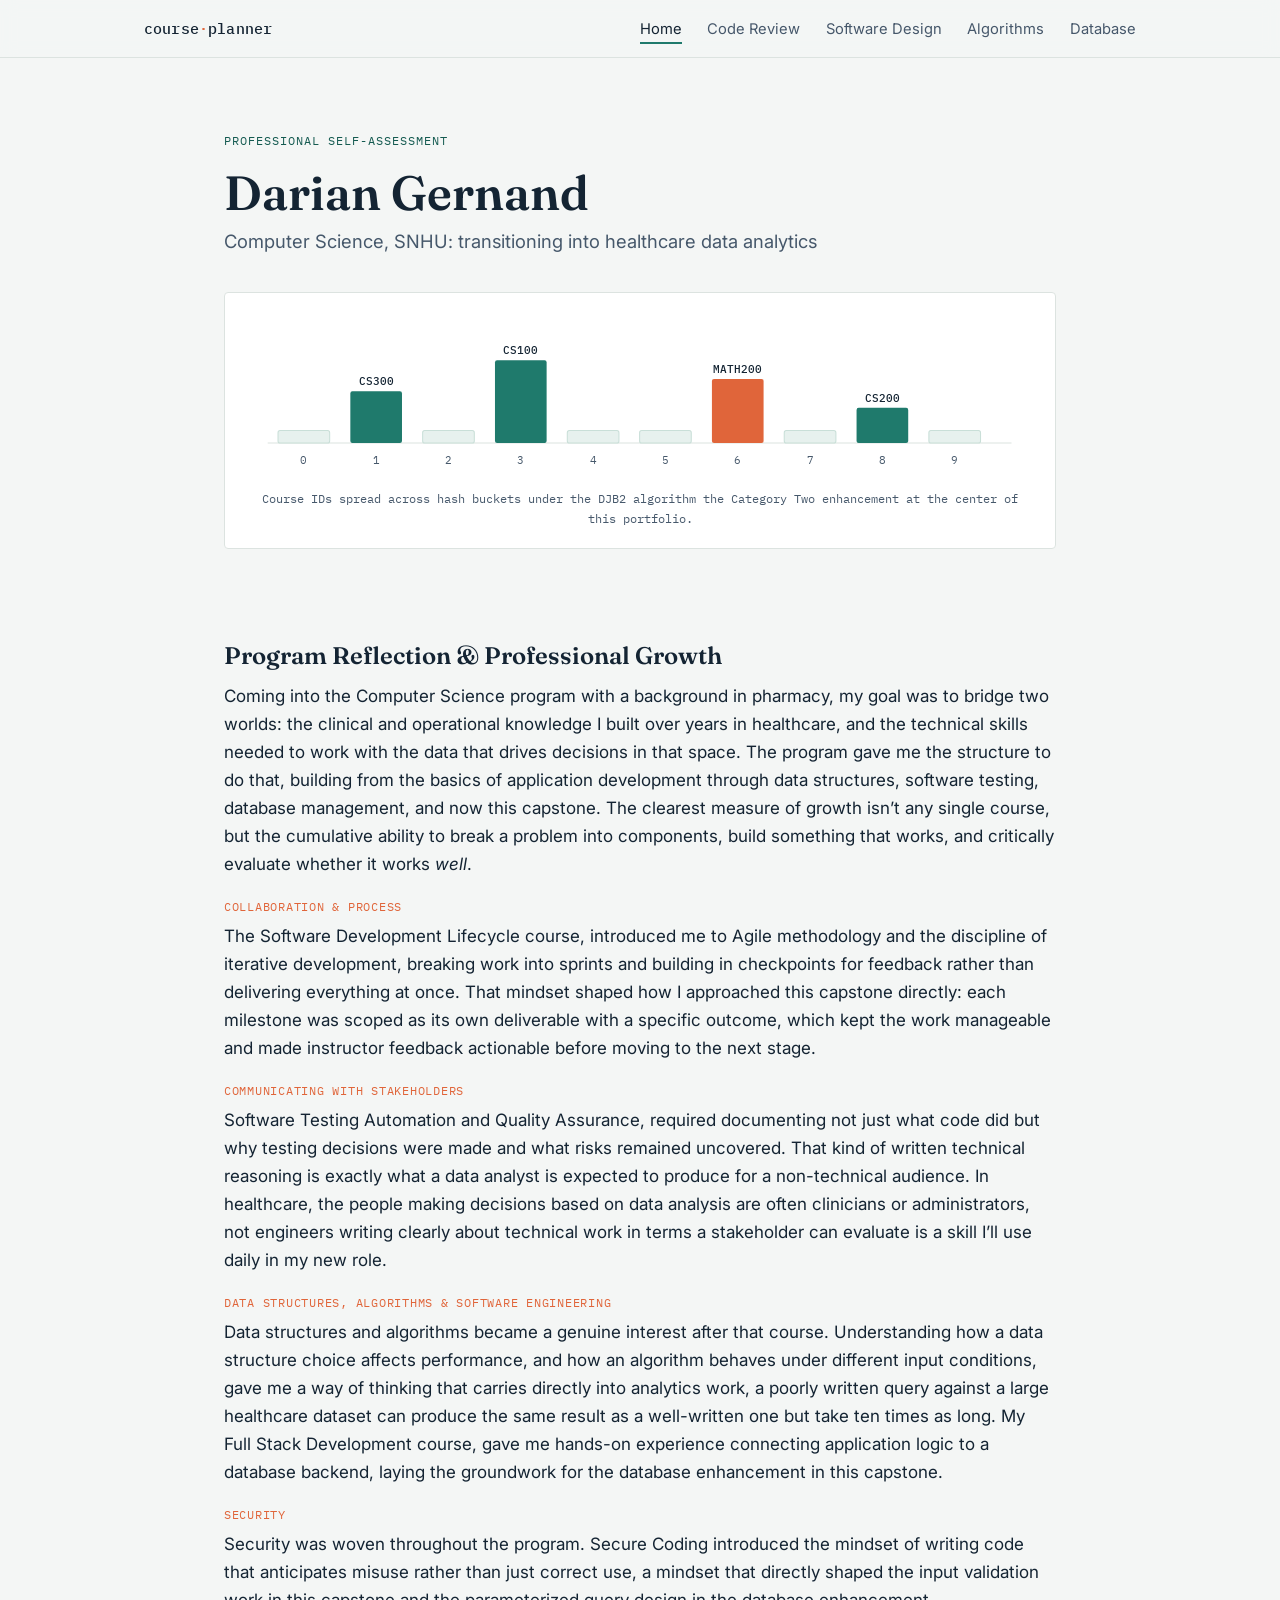
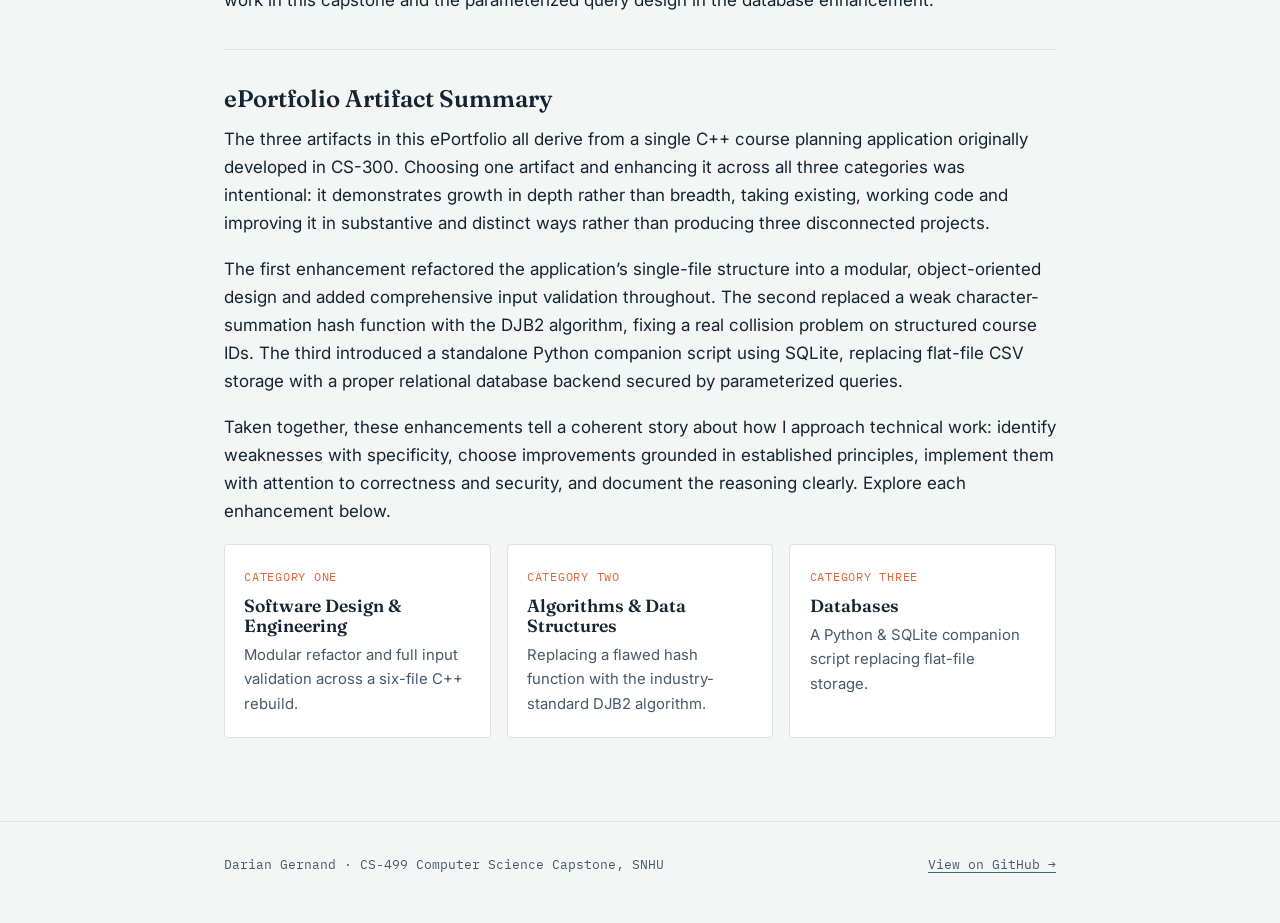
<file: index.html>
<!DOCTYPE html>
<html lang="en">
<head>
<meta charset="UTF-8">
<meta name="viewport" content="width=device-width, initial-scale=1.0">
<title>Darian Gernand — CS-499 ePortfolio</title>
<meta name="description" content="Professional self-assessment and capstone ePortfolio for Darian Gernand, Computer Science, SNHU.">
<link rel="preconnect" href="https://fonts.googleapis.com">
<link href="https://fonts.googleapis.com/css2?family=Fraunces:opsz,wght@9..144,500;9..144,600&family=Inter:wght@400;500;600&family=IBM+Plex+Mono:wght@400;500&display=swap" rel="stylesheet">
<link rel="stylesheet" href="assets/css/style.css">
</head>
<body>

<nav class="site-nav">
  <div class="wrap">
    <a class="brand" href="index.html">course<span class="dot">·</span>planner</a>
    <button class="nav-toggle" aria-label="Toggle navigation"><span></span></button>
    <ul class="nav-links">
      <li><a href="index.html" class="active">Home</a></li>
      <li><a href="code-review.html">Code Review</a></li>
      <li><a href="enhancement-software.html">Software Design</a></li>
      <li><a href="enhancement-algorithms.html">Algorithms</a></li>
      <li><a href="enhancement-database.html">Database</a></li>
    </ul>
  </div>
</nav>

<header class="hero">
  <div class="wrap">
    <span class="eyebrow">Professional Self-Assessment</span>
    <h1>Darian Gernand</h1>
    <p class="subhead">Computer Science, SNHU: transitioning into healthcare data analytics</p>

    <figure class="bucket-viz">
      <svg viewBox="0 0 760 150" xmlns="http://www.w3.org/2000/svg" role="img" aria-labelledby="vizTitle vizDesc">
        <title id="vizTitle">Hash bucket distribution</title>
        <desc id="vizDesc">Course IDs distributed across hash table buckets using the DJB2 algorithm, spreading structurally similar keys apart.</desc>

        <!-- baseline -->
        <line x1="20" y1="120" x2="740" y2="120" stroke="#DCE3E0" stroke-width="1"/>

        <!-- 10 buckets -->
        <g font-family="IBM Plex Mono, monospace" font-size="11" fill="#46586B">
          <!-- bucket 0 -->
          <rect x="30" y="108" width="50" height="12" rx="2" fill="#E7F1EE" stroke="#C9DFD8"/>
          <text x="55" y="140" text-anchor="middle">0</text>

          <!-- bucket 1 : CS300 -->
          <rect x="100" y="70" width="50" height="50" rx="2" fill="#1F7A6C"/>
          <text x="125" y="64" text-anchor="middle" fill="#142433" font-weight="500">CS300</text>
          <text x="125" y="140" text-anchor="middle">1</text>

          <rect x="170" y="108" width="50" height="12" rx="2" fill="#E7F1EE" stroke="#C9DFD8"/>
          <text x="195" y="140" text-anchor="middle">2</text>

          <!-- bucket 3 : CS100 -->
          <rect x="240" y="40" width="50" height="80" rx="2" fill="#1F7A6C"/>
          <text x="265" y="34" text-anchor="middle" fill="#142433" font-weight="500">CS100</text>
          <text x="265" y="140" text-anchor="middle">3</text>

          <rect x="310" y="108" width="50" height="12" rx="2" fill="#E7F1EE" stroke="#C9DFD8"/>
          <text x="335" y="140" text-anchor="middle">4</text>

          <rect x="380" y="108" width="50" height="12" rx="2" fill="#E7F1EE" stroke="#C9DFD8"/>
          <text x="405" y="140" text-anchor="middle">5</text>

          <!-- bucket 6 : MATH200 -->
          <rect x="450" y="58" width="50" height="62" rx="2" fill="#E0653A"/>
          <text x="475" y="52" text-anchor="middle" fill="#142433" font-weight="500">MATH200</text>
          <text x="475" y="140" text-anchor="middle">6</text>

          <rect x="520" y="108" width="50" height="12" rx="2" fill="#E7F1EE" stroke="#C9DFD8"/>
          <text x="545" y="140" text-anchor="middle">7</text>

          <!-- bucket 8 : CS200 -->
          <rect x="590" y="86" width="50" height="34" rx="2" fill="#1F7A6C"/>
          <text x="615" y="80" text-anchor="middle" fill="#142433" font-weight="500">CS200</text>
          <text x="615" y="140" text-anchor="middle">8</text>

          <rect x="660" y="108" width="50" height="12" rx="2" fill="#E7F1EE" stroke="#C9DFD8"/>
          <text x="685" y="140" text-anchor="middle">9</text>
        </g>
      </svg>
      <figcaption>Course IDs spread across hash buckets under the DJB2 algorithm the Category Two enhancement at the center of this portfolio.</figcaption>
    </figure>
  </div>
</header>

<main class="wrap">

  <section class="block">
    <h2>Program Reflection &amp; Professional Growth</h2>
    <p>Coming into the Computer Science program with a background in pharmacy, my goal was to bridge two worlds: the clinical and operational knowledge I built over years in healthcare, and the technical skills needed to work with the data that drives decisions in that space. The program gave me the structure to do that, building from the basics of application development through data structures, software testing, database management, and now this capstone. The clearest measure of growth isn&rsquo;t any single course, but the cumulative ability to break a problem into components, build something that works, and critically evaluate whether it works <em>well</em>.</p>

    <span class="topic-label">Collaboration &amp; Process</span>
    <p>The Software Development Lifecycle course, introduced me to Agile methodology and the discipline of iterative development, breaking work into sprints and building in checkpoints for feedback rather than delivering everything at once. That mindset shaped how I approached this capstone directly: each milestone was scoped as its own deliverable with a specific outcome, which kept the work manageable and made instructor feedback actionable before moving to the next stage.</p>

    <span class="topic-label">Communicating with Stakeholders</span>
    <p>Software Testing Automation and Quality Assurance, required documenting not just what code did but why testing decisions were made and what risks remained uncovered. That kind of written technical reasoning is exactly what a data analyst is expected to produce for a non-technical audience. In healthcare, the people making decisions based on data analysis are often clinicians or administrators, not engineers writing clearly about technical work in terms a stakeholder can evaluate is a skill I&rsquo;ll use daily in my new role.</p>

    <span class="topic-label">Data Structures, Algorithms &amp; Software Engineering</span>
    <p>Data structures and algorithms became a genuine interest after that course. Understanding how a data structure choice affects performance, and how an algorithm behaves under different input conditions, gave me a way of thinking that carries directly into analytics work, a poorly written query against a large healthcare dataset can produce the same result as a well-written one but take ten times as long. My Full Stack Development course, gave me hands-on experience connecting application logic to a database backend, laying the groundwork for the database enhancement in this capstone.</p>

    <span class="topic-label">Security</span>
    <p>Security was woven throughout the program. Secure Coding introduced the mindset of writing code that anticipates misuse rather than just correct use, a mindset that directly shaped the input validation work in this capstone and the parameterized query design in the database enhancement.</p>
  </section>

  <section class="block">
    <h2>ePortfolio Artifact Summary</h2>
    <p>The three artifacts in this ePortfolio all derive from a single C++ course planning application originally developed in CS-300. Choosing one artifact and enhancing it across all three categories was intentional: it demonstrates growth in depth rather than breadth, taking existing, working code and improving it in substantive and distinct ways rather than producing three disconnected projects.</p>
    <p>The first enhancement refactored the application&rsquo;s single-file structure into a modular, object-oriented design and added comprehensive input validation throughout. The second replaced a weak character-summation hash function with the DJB2 algorithm, fixing a real collision problem on structured course IDs. The third introduced a standalone Python companion script using SQLite, replacing flat-file CSV storage with a proper relational database backend secured by parameterized queries.</p>
    <p>Taken together, these enhancements tell a coherent story about how I approach technical work: identify weaknesses with specificity, choose improvements grounded in established principles, implement them with attention to correctness and security, and document the reasoning clearly. Explore each enhancement below.</p>

    <div class="card-grid">
      <a class="card" href="enhancement-software.html">
        <span class="topic-label">Category One</span>
        <h3>Software Design &amp; Engineering</h3>
        <p>Modular refactor and full input validation across a six-file C++ rebuild.</p>
      </a>
      <a class="card" href="enhancement-algorithms.html">
        <span class="topic-label">Category Two</span>
        <h3>Algorithms &amp; Data Structures</h3>
        <p>Replacing a flawed hash function with the industry-standard DJB2 algorithm.</p>
      </a>
      <a class="card" href="enhancement-database.html">
        <span class="topic-label">Category Three</span>
        <h3>Databases</h3>
        <p>A Python &amp; SQLite companion script replacing flat-file storage.</p>
      </a>
    </div>
  </section>

</main>

<footer>
  <div class="wrap">
    <p>Darian Gernand &middot; CS-499 Computer Science Capstone, SNHU</p>
    <p><a href="https://github.com/" target="_blank" rel="noopener">View on GitHub &rarr;</a></p>
  </div>
</footer>

<script src="assets/js/main.js"></script>
</body>
</html>
</file>
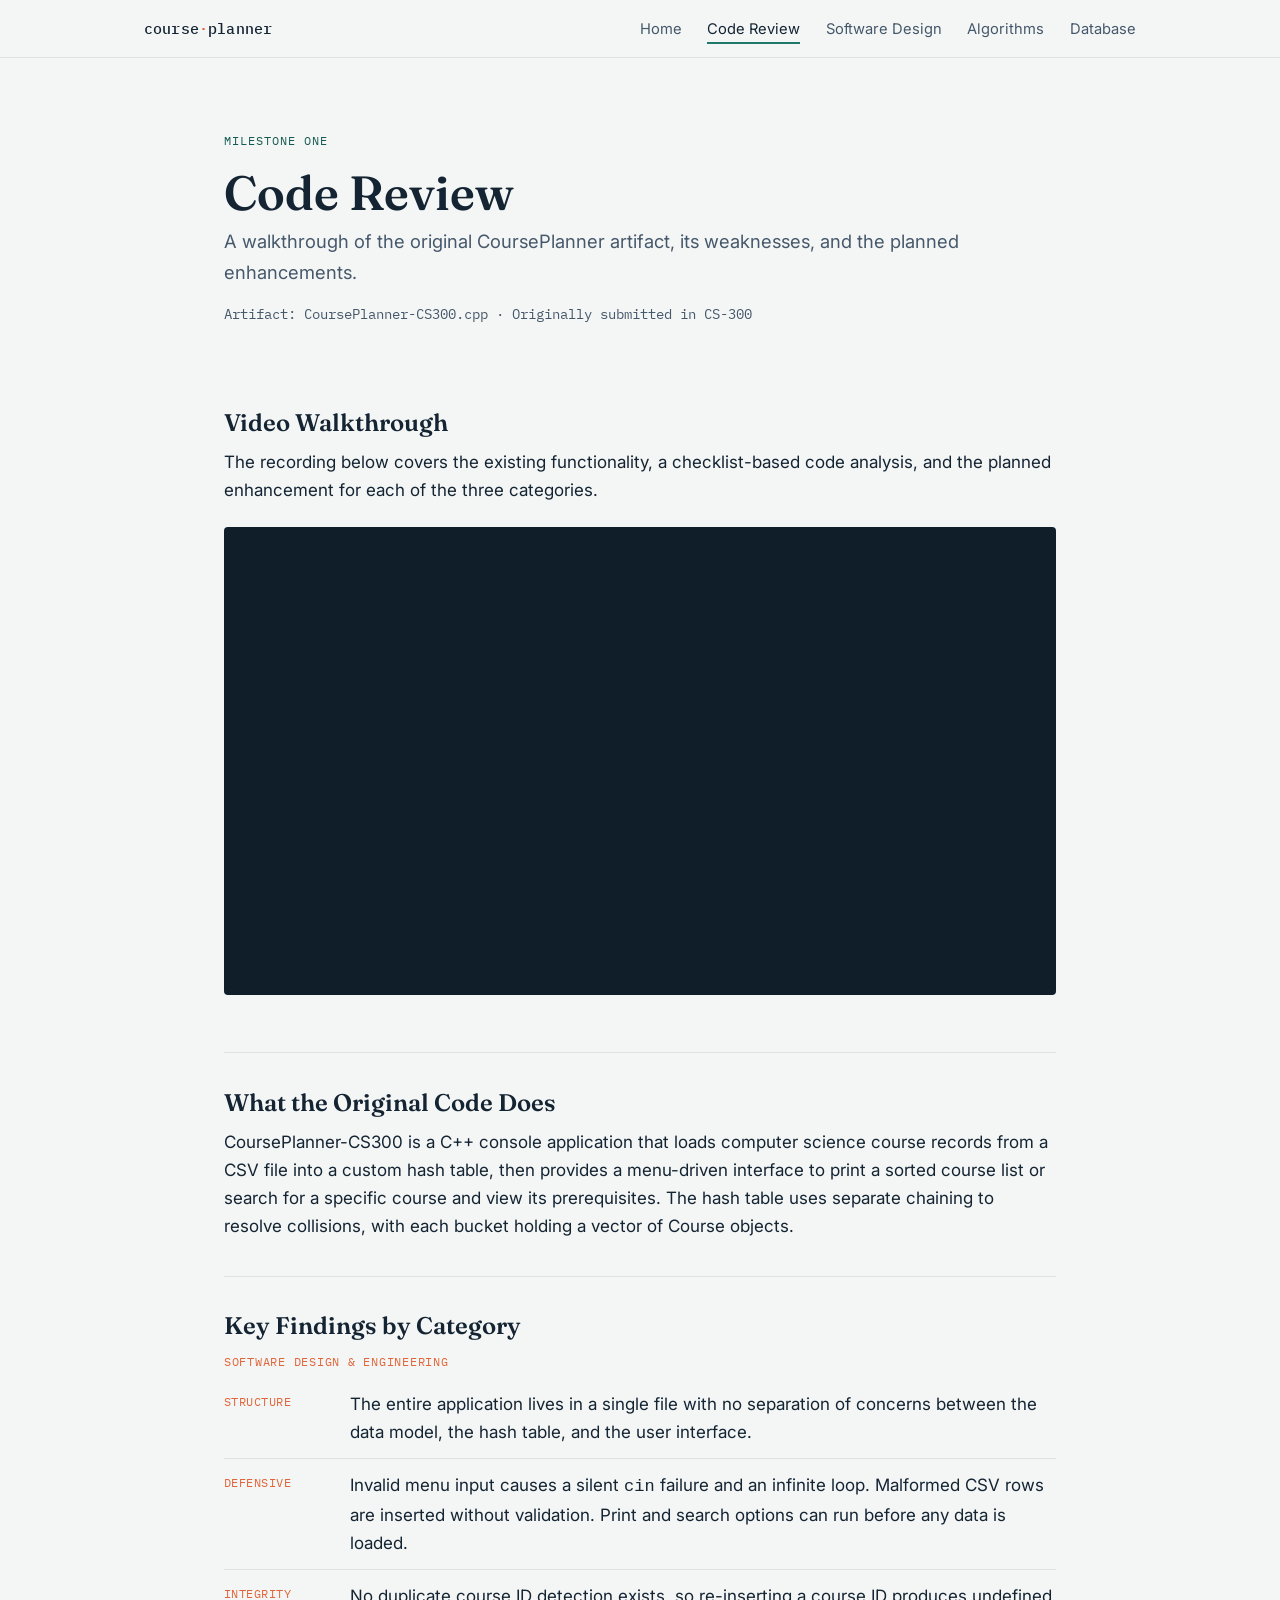
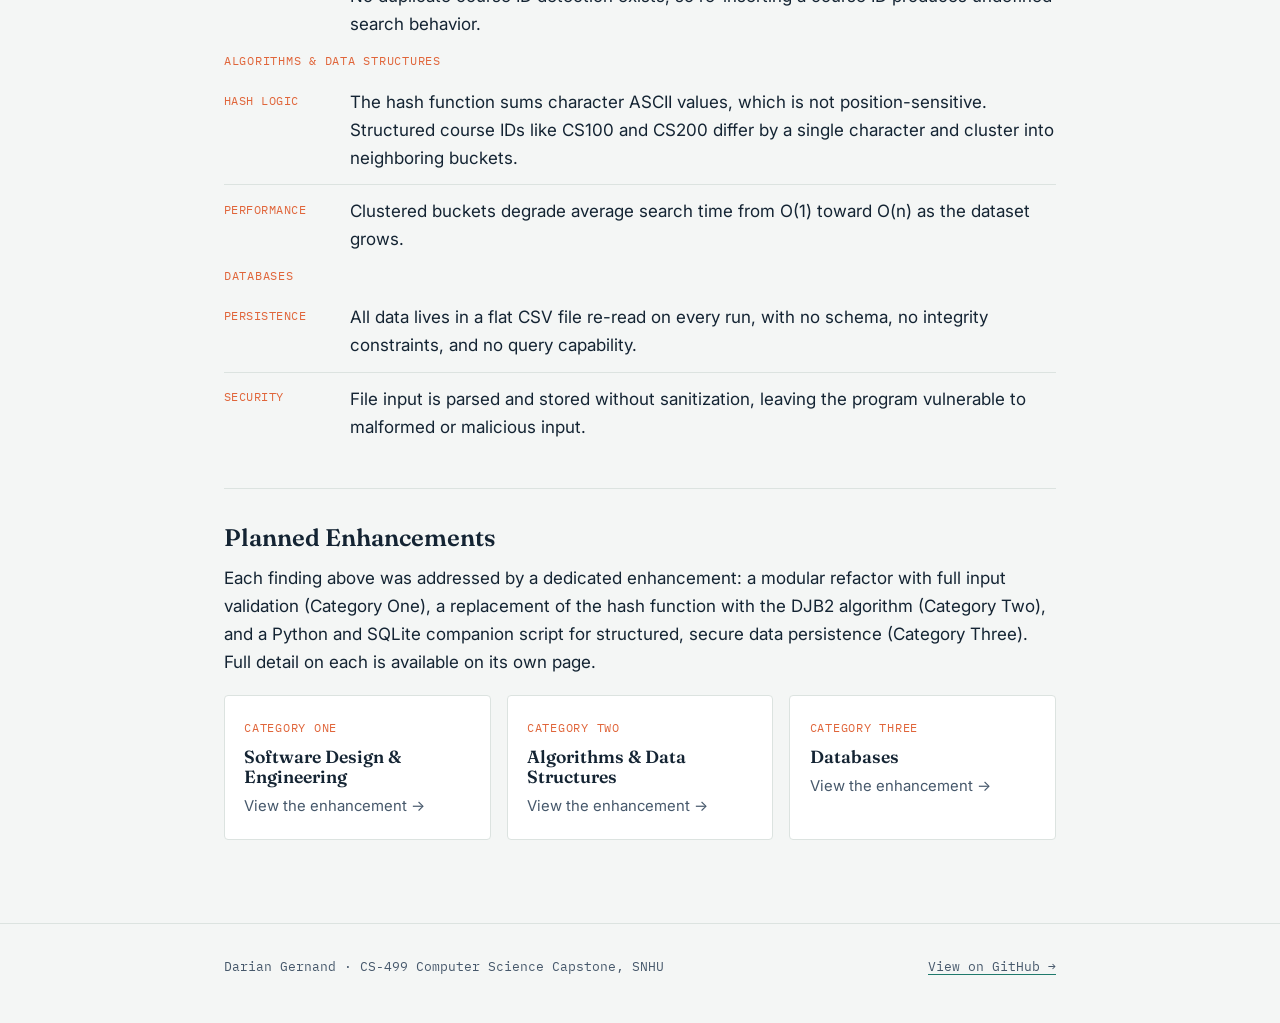
<file: code-review.html>
<!DOCTYPE html>
<html lang="en">
<head>
<meta charset="UTF-8">
<meta name="viewport" content="width=device-width, initial-scale=1.0">
<title>Code Review — Darian Gernand ePortfolio</title>
<link rel="preconnect" href="https://fonts.googleapis.com">
<link href="https://fonts.googleapis.com/css2?family=Fraunces:opsz,wght@9..144,500;9..144,600&family=Inter:wght@400;500;600&family=IBM+Plex+Mono:wght@400;500&display=swap" rel="stylesheet">
<link rel="stylesheet" href="assets/css/style.css">
</head>
<body>

<nav class="site-nav">
  <div class="wrap">
    <a class="brand" href="index.html">course<span class="dot">·</span>planner</a>
    <button class="nav-toggle" aria-label="Toggle navigation"><span></span></button>
    <ul class="nav-links">
      <li><a href="index.html">Home</a></li>
      <li><a href="code-review.html" class="active">Code Review</a></li>
      <li><a href="enhancement-software.html">Software Design</a></li>
      <li><a href="enhancement-algorithms.html">Algorithms</a></li>
      <li><a href="enhancement-database.html">Database</a></li>
    </ul>
  </div>
</nav>

<header class="hero">
  <div class="wrap">
    <span class="eyebrow">Milestone One</span>
    <h1>Code Review</h1>
    <p class="subhead">A walkthrough of the original CoursePlanner artifact, its weaknesses, and the planned enhancements.</p>
    <p class="meta-line">Artifact: CoursePlanner-CS300.cpp &middot; Originally submitted in CS-300</p>
  </div>
</header>

<main class="wrap">

  <section class="block">
    <h2>Video Walkthrough</h2>
    <p>The recording below covers the existing functionality, a checklist-based code analysis, and the planned enhancement for each of the three categories.</p>
    <div class="video-frame">
      <!-- Replace src with your hosted video link (YouTube, Loom, etc.) -->
      <iframe width="560" height="315" src="https://www.youtube.com/embed/FsVxXg2VYBU" frameborder="0" allow="autoplay; encrypted-media" allowfullscreen></iframe>
    </div>
  </section>

  <section class="block">
    <h2>What the Original Code Does</h2>
    <p>CoursePlanner-CS300 is a C++ console application that loads computer science course records from a CSV file into a custom hash table, then provides a menu-driven interface to print a sorted course list or search for a specific course and view its prerequisites. The hash table uses separate chaining to resolve collisions, with each bucket holding a vector of Course objects.</p>
  </section>

  <section class="block">
    <h2>Key Findings by Category</h2>

    <span class="topic-label">Software Design &amp; Engineering</span>
    <ul class="finding-list">
      <li><span class="label">Structure</span><span>The entire application lives in a single file with no separation of concerns between the data model, the hash table, and the user interface.</span></li>
      <li><span class="label">Defensive</span><span>Invalid menu input causes a silent <code>cin</code> failure and an infinite loop. Malformed CSV rows are inserted without validation. Print and search options can run before any data is loaded.</span></li>
      <li><span class="label">Integrity</span><span>No duplicate course ID detection exists, so re-inserting a course ID produces undefined search behavior.</span></li>
    </ul>

    <span class="topic-label">Algorithms &amp; Data Structures</span>
    <ul class="finding-list">
      <li><span class="label">Hash Logic</span><span>The hash function sums character ASCII values, which is not position-sensitive. Structured course IDs like CS100 and CS200 differ by a single character and cluster into neighboring buckets.</span></li>
      <li><span class="label">Performance</span><span>Clustered buckets degrade average search time from O(1) toward O(n) as the dataset grows.</span></li>
    </ul>

    <span class="topic-label">Databases</span>
    <ul class="finding-list">
      <li><span class="label">Persistence</span><span>All data lives in a flat CSV file re-read on every run, with no schema, no integrity constraints, and no query capability.</span></li>
      <li><span class="label">Security</span><span>File input is parsed and stored without sanitization, leaving the program vulnerable to malformed or malicious input.</span></li>
    </ul>
  </section>

  <section class="block">
    <h2>Planned Enhancements</h2>
    <p>Each finding above was addressed by a dedicated enhancement: a modular refactor with full input validation (Category One), a replacement of the hash function with the DJB2 algorithm (Category Two), and a Python and SQLite companion script for structured, secure data persistence (Category Three). Full detail on each is available on its own page.</p>

    <div class="card-grid">
      <a class="card" href="enhancement-software.html">
        <span class="topic-label">Category One</span>
        <h3>Software Design &amp; Engineering</h3>
        <p>View the enhancement &rarr;</p>
      </a>
      <a class="card" href="enhancement-algorithms.html">
        <span class="topic-label">Category Two</span>
        <h3>Algorithms &amp; Data Structures</h3>
        <p>View the enhancement &rarr;</p>
      </a>
      <a class="card" href="enhancement-database.html">
        <span class="topic-label">Category Three</span>
        <h3>Databases</h3>
        <p>View the enhancement &rarr;</p>
      </a>
    </div>
  </section>

</main>

<footer>
  <div class="wrap">
    <p>Darian Gernand &middot; CS-499 Computer Science Capstone, SNHU</p>
    <p><a href="https://github.com/" target="_blank" rel="noopener">View on GitHub &rarr;</a></p>
  </div>
</footer>

<script src="assets/js/main.js"></script>
</body>
</html>
</file>
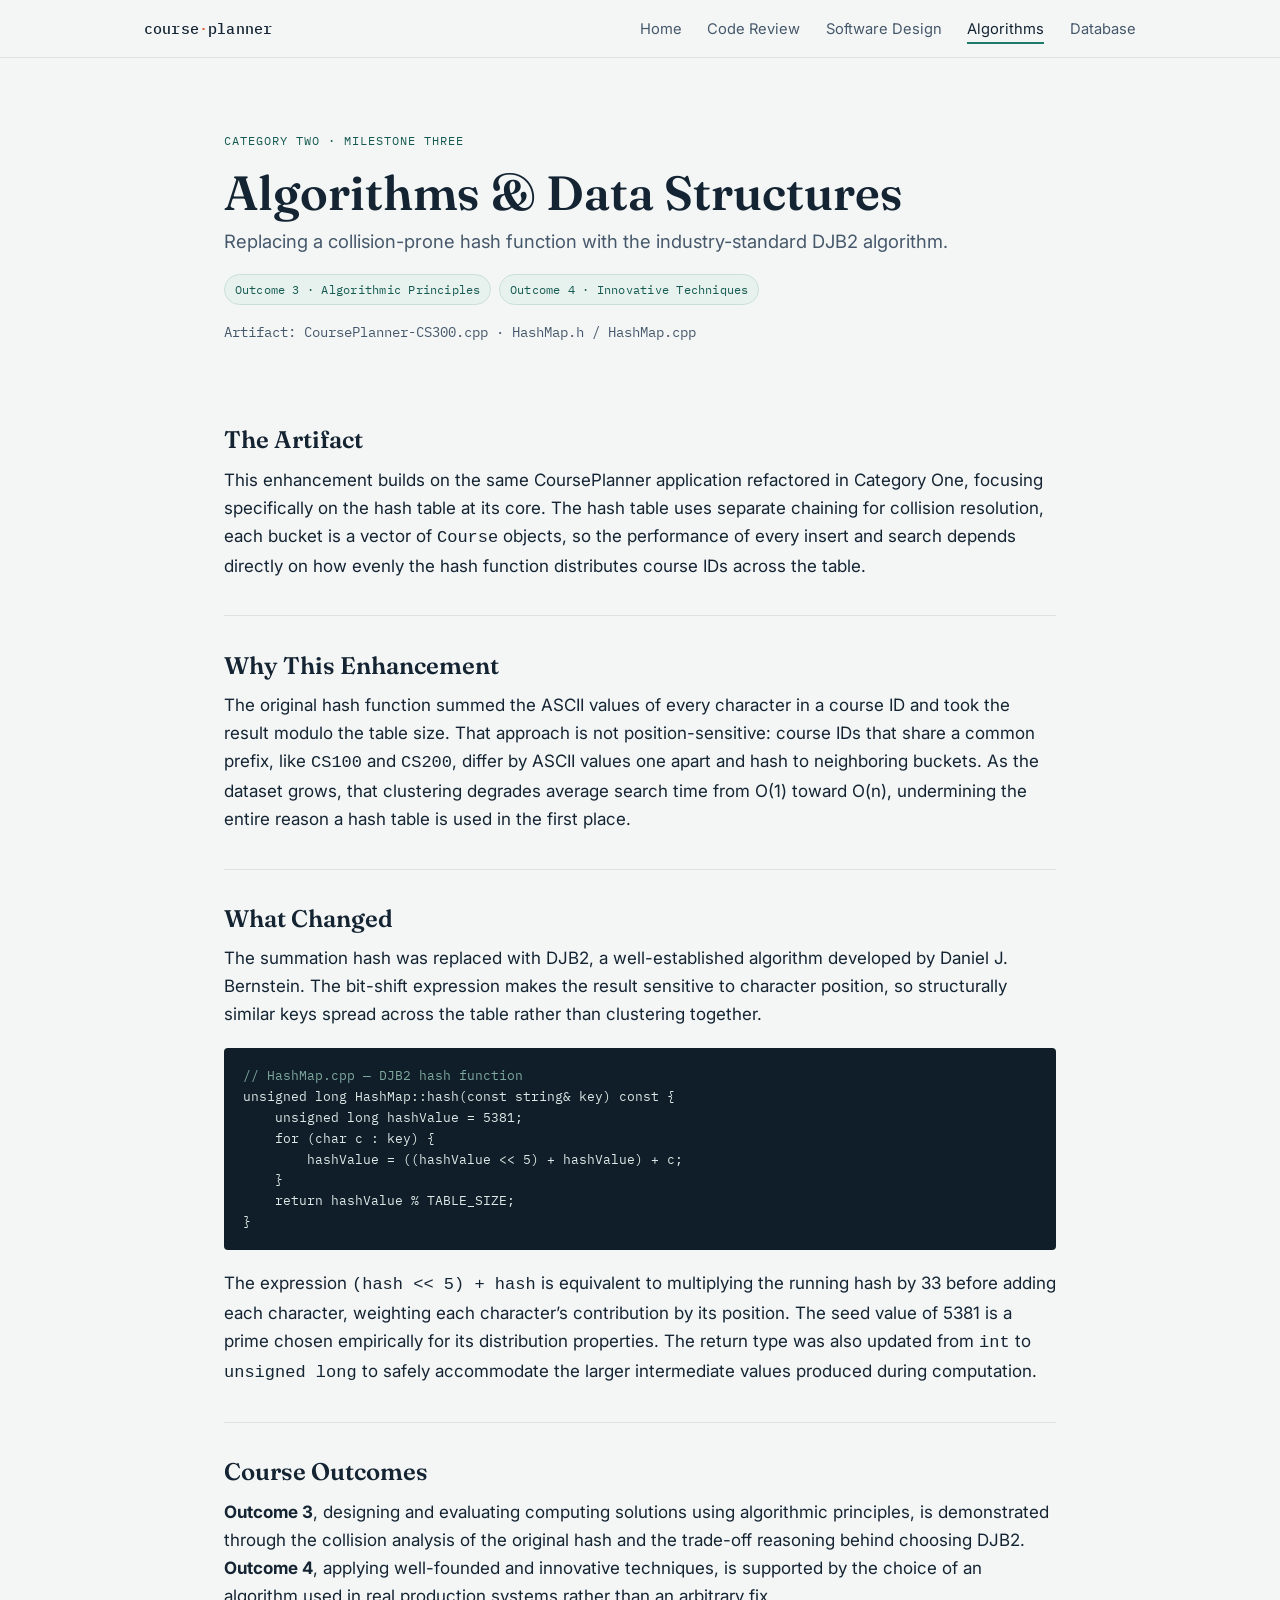
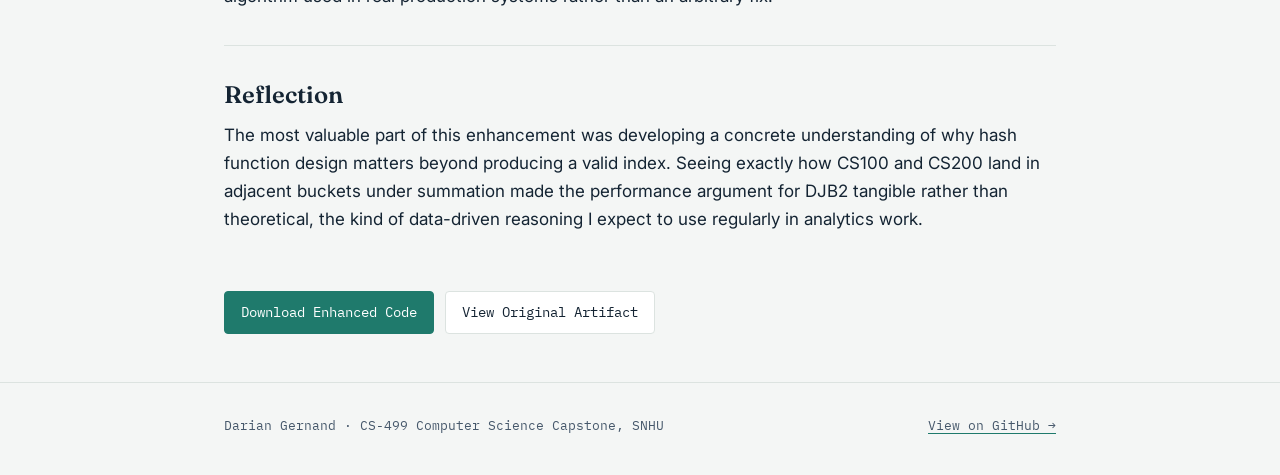
<file: enhancement-algorithms.html>
<!DOCTYPE html>
<html lang="en">
<head>
<meta charset="UTF-8">
<meta name="viewport" content="width=device-width, initial-scale=1.0">
<title>Algorithms &amp; Data Structures — Darian Gernand ePortfolio</title>
<link rel="preconnect" href="https://fonts.googleapis.com">
<link href="https://fonts.googleapis.com/css2?family=Fraunces:opsz,wght@9..144,500;9..144,600&family=Inter:wght@400;500;600&family=IBM+Plex+Mono:wght@400;500&display=swap" rel="stylesheet">
<link rel="stylesheet" href="assets/css/style.css">
</head>
<body>

<nav class="site-nav">
  <div class="wrap">
    <a class="brand" href="index.html">course<span class="dot">·</span>planner</a>
    <button class="nav-toggle" aria-label="Toggle navigation"><span></span></button>
    <ul class="nav-links">
      <li><a href="index.html">Home</a></li>
      <li><a href="code-review.html">Code Review</a></li>
      <li><a href="enhancement-software.html">Software Design</a></li>
      <li><a href="enhancement-algorithms.html" class="active">Algorithms</a></li>
      <li><a href="enhancement-database.html">Database</a></li>
    </ul>
  </div>
</nav>

<header class="hero">
  <div class="wrap">
    <span class="eyebrow">Category Two &middot; Milestone Three</span>
    <h1>Algorithms &amp; Data Structures</h1>
    <p class="subhead">Replacing a collision-prone hash function with the industry-standard DJB2 algorithm.</p>
    <div class="tag-row">
      <span class="outcome-tag">Outcome 3 &middot; Algorithmic Principles</span>
      <span class="outcome-tag">Outcome 4 &middot; Innovative Techniques</span>
    </div>
    <p class="meta-line">Artifact: CoursePlanner-CS300.cpp &middot; HashMap.h / HashMap.cpp</p>
  </div>
</header>

<main class="wrap">

  <section class="block">
    <h2>The Artifact</h2>
    <p>This enhancement builds on the same CoursePlanner application refactored in Category One, focusing specifically on the hash table at its core. The hash table uses separate chaining for collision resolution, each bucket is a vector of <code>Course</code> objects, so the performance of every insert and search depends directly on how evenly the hash function distributes course IDs across the table.</p>
  </section>

  <section class="block">
    <h2>Why This Enhancement</h2>
    <p>The original hash function summed the ASCII values of every character in a course ID and took the result modulo the table size. That approach is not position-sensitive: course IDs that share a common prefix, like <code>CS100</code> and <code>CS200</code>, differ by ASCII values one apart and hash to neighboring buckets. As the dataset grows, that clustering degrades average search time from O(1) toward O(n), undermining the entire reason a hash table is used in the first place.</p>
  </section>

  <section class="block">
    <h2>What Changed</h2>
    <p>The summation hash was replaced with DJB2, a well-established algorithm developed by Daniel J. Bernstein. The bit-shift expression makes the result sensitive to character position, so structurally similar keys spread across the table rather than clustering together.</p>

    <pre class="code-block"><span class="c">// HashMap.cpp — DJB2 hash function</span>
unsigned long HashMap::hash(const string&amp; key) const {
    unsigned long hashValue = 5381;
    for (char c : key) {
        hashValue = ((hashValue &lt;&lt; 5) + hashValue) + c;
    }
    return hashValue % TABLE_SIZE;
}</pre>

    <p>The expression <code>(hash &lt;&lt; 5) + hash</code> is equivalent to multiplying the running hash by 33 before adding each character, weighting each character&rsquo;s contribution by its position. The seed value of 5381 is a prime chosen empirically for its distribution properties. The return type was also updated from <code>int</code> to <code>unsigned long</code> to safely accommodate the larger intermediate values produced during computation.</p>
  </section>

  <section class="block">
    <h2>Course Outcomes</h2>
    <p><strong>Outcome 3</strong>, designing and evaluating computing solutions using algorithmic principles, is demonstrated through the collision analysis of the original hash and the trade-off reasoning behind choosing DJB2. <strong>Outcome 4</strong>, applying well-founded and innovative techniques, is supported by the choice of an algorithm used in real production systems rather than an arbitrary fix.</p>
  </section>

  <section class="block">
    <h2>Reflection</h2>
    <p>The most valuable part of this enhancement was developing a concrete understanding of why hash function design matters beyond producing a valid index. Seeing exactly how CS100 and CS200 land in adjacent buckets under summation made the performance argument for DJB2 tangible rather than theoretical, the kind of data-driven reasoning I expect to use regularly in analytics work.</p>
  </section>

  <div class="btn-row">
    <a class="btn primary" href="assets/files/CoursePlanner_Enhancement_Two.zip">Download Enhanced Code</a>
    <a class="btn" href="assets/files/CoursePlanner-CS300_Original.cpp">View Original Artifact</a>
  </div>

</main>

<footer>
  <div class="wrap">
    <p>Darian Gernand &middot; CS-499 Computer Science Capstone, SNHU</p>
    <p><a href="https://github.com/" target="_blank" rel="noopener">View on GitHub &rarr;</a></p>
  </div>
</footer>

<script src="assets/js/main.js"></script>
</body>
</html>
</file>
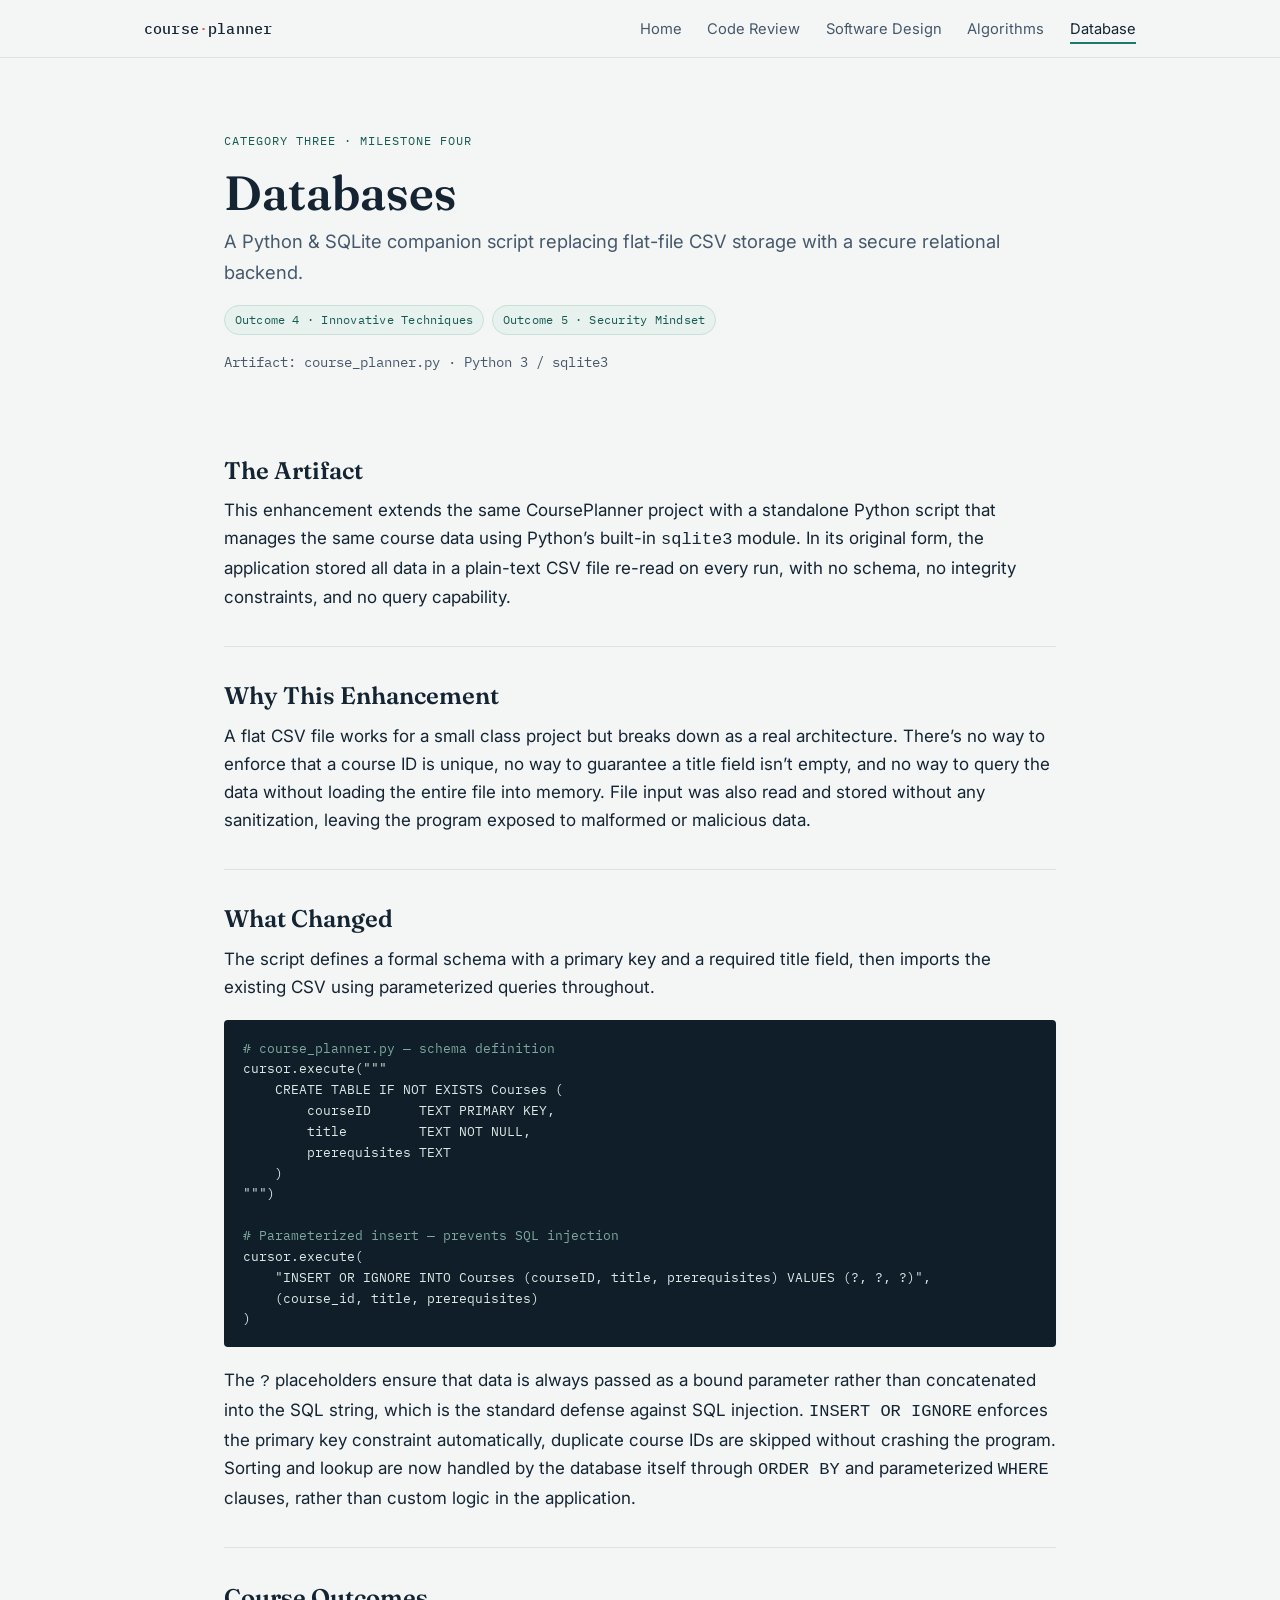
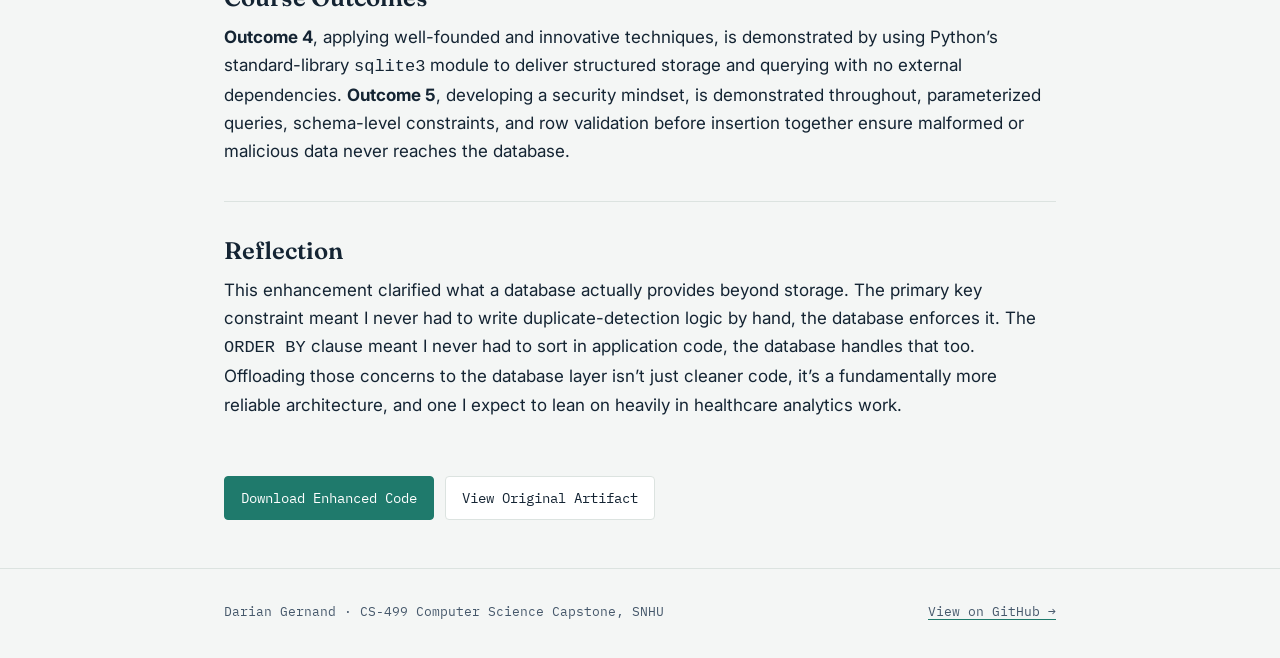
<file: enhancement-database.html>
<!DOCTYPE html>
<html lang="en">
<head>
<meta charset="UTF-8">
<meta name="viewport" content="width=device-width, initial-scale=1.0">
<title>Databases — Darian Gernand ePortfolio</title>
<link rel="preconnect" href="https://fonts.googleapis.com">
<link href="https://fonts.googleapis.com/css2?family=Fraunces:opsz,wght@9..144,500;9..144,600&family=Inter:wght@400;500;600&family=IBM+Plex+Mono:wght@400;500&display=swap" rel="stylesheet">
<link rel="stylesheet" href="assets/css/style.css">
</head>
<body>

<nav class="site-nav">
  <div class="wrap">
    <a class="brand" href="index.html">course<span class="dot">·</span>planner</a>
    <button class="nav-toggle" aria-label="Toggle navigation"><span></span></button>
    <ul class="nav-links">
      <li><a href="index.html">Home</a></li>
      <li><a href="code-review.html">Code Review</a></li>
      <li><a href="enhancement-software.html">Software Design</a></li>
      <li><a href="enhancement-algorithms.html">Algorithms</a></li>
      <li><a href="enhancement-database.html" class="active">Database</a></li>
    </ul>
  </div>
</nav>

<header class="hero">
  <div class="wrap">
    <span class="eyebrow">Category Three &middot; Milestone Four</span>
    <h1>Databases</h1>
    <p class="subhead">A Python &amp; SQLite companion script replacing flat-file CSV storage with a secure relational backend.</p>
    <div class="tag-row">
      <span class="outcome-tag">Outcome 4 &middot; Innovative Techniques</span>
      <span class="outcome-tag">Outcome 5 &middot; Security Mindset</span>
    </div>
    <p class="meta-line">Artifact: course_planner.py &middot; Python 3 / sqlite3</p>
  </div>
</header>

<main class="wrap">

  <section class="block">
    <h2>The Artifact</h2>
    <p>This enhancement extends the same CoursePlanner project with a standalone Python script that manages the same course data using Python&rsquo;s built-in <code>sqlite3</code> module. In its original form, the application stored all data in a plain-text CSV file re-read on every run, with no schema, no integrity constraints, and no query capability.</p>
  </section>

  <section class="block">
    <h2>Why This Enhancement</h2>
    <p>A flat CSV file works for a small class project but breaks down as a real architecture. There&rsquo;s no way to enforce that a course ID is unique, no way to guarantee a title field isn&rsquo;t empty, and no way to query the data without loading the entire file into memory. File input was also read and stored without any sanitization, leaving the program exposed to malformed or malicious data.</p>
  </section>

  <section class="block">
    <h2>What Changed</h2>
    <p>The script defines a formal schema with a primary key and a required title field, then imports the existing CSV using parameterized queries throughout.</p>

    <pre class="code-block"><span class="c"># course_planner.py — schema definition</span>
cursor.execute("""
    CREATE TABLE IF NOT EXISTS Courses (
        courseID      TEXT PRIMARY KEY,
        title         TEXT NOT NULL,
        prerequisites TEXT
    )
""")

<span class="c"># Parameterized insert — prevents SQL injection</span>
cursor.execute(
    "INSERT OR IGNORE INTO Courses (courseID, title, prerequisites) VALUES (?, ?, ?)",
    (course_id, title, prerequisites)
)</pre>

    <p>The <code>?</code> placeholders ensure that data is always passed as a bound parameter rather than concatenated into the SQL string, which is the standard defense against SQL injection. <code>INSERT OR IGNORE</code> enforces the primary key constraint automatically, duplicate course IDs are skipped without crashing the program. Sorting and lookup are now handled by the database itself through <code>ORDER BY</code> and parameterized <code>WHERE</code> clauses, rather than custom logic in the application.</p>
  </section>

  <section class="block">
    <h2>Course Outcomes</h2>
    <p><strong>Outcome 4</strong>, applying well-founded and innovative techniques, is demonstrated by using Python&rsquo;s standard-library <code>sqlite3</code> module to deliver structured storage and querying with no external dependencies. <strong>Outcome 5</strong>, developing a security mindset, is demonstrated throughout, parameterized queries, schema-level constraints, and row validation before insertion together ensure malformed or malicious data never reaches the database.</p>
  </section>

  <section class="block">
    <h2>Reflection</h2>
    <p>This enhancement clarified what a database actually provides beyond storage. The primary key constraint meant I never had to write duplicate-detection logic by hand, the database enforces it. The <code>ORDER BY</code> clause meant I never had to sort in application code, the database handles that too. Offloading those concerns to the database layer isn&rsquo;t just cleaner code, it&rsquo;s a fundamentally more reliable architecture, and one I expect to lean on heavily in healthcare analytics work.</p>
  </section>

  <div class="btn-row">
    <a class="btn primary" href="assets/files/CoursePlanner_Enhancement_Three.zip">Download Enhanced Code</a>
    <a class="btn" href="assets/files/CoursePlanner-CS300_Original.cpp">View Original Artifact</a>
  </div>

</main>

<footer>
  <div class="wrap">
    <p>Darian Gernand &middot; CS-499 Computer Science Capstone, SNHU</p>
    <p><a href="https://github.com/" target="_blank" rel="noopener">View on GitHub &rarr;</a></p>
  </div>
</footer>

<script src="assets/js/main.js"></script>
</body>
</html>
</file>
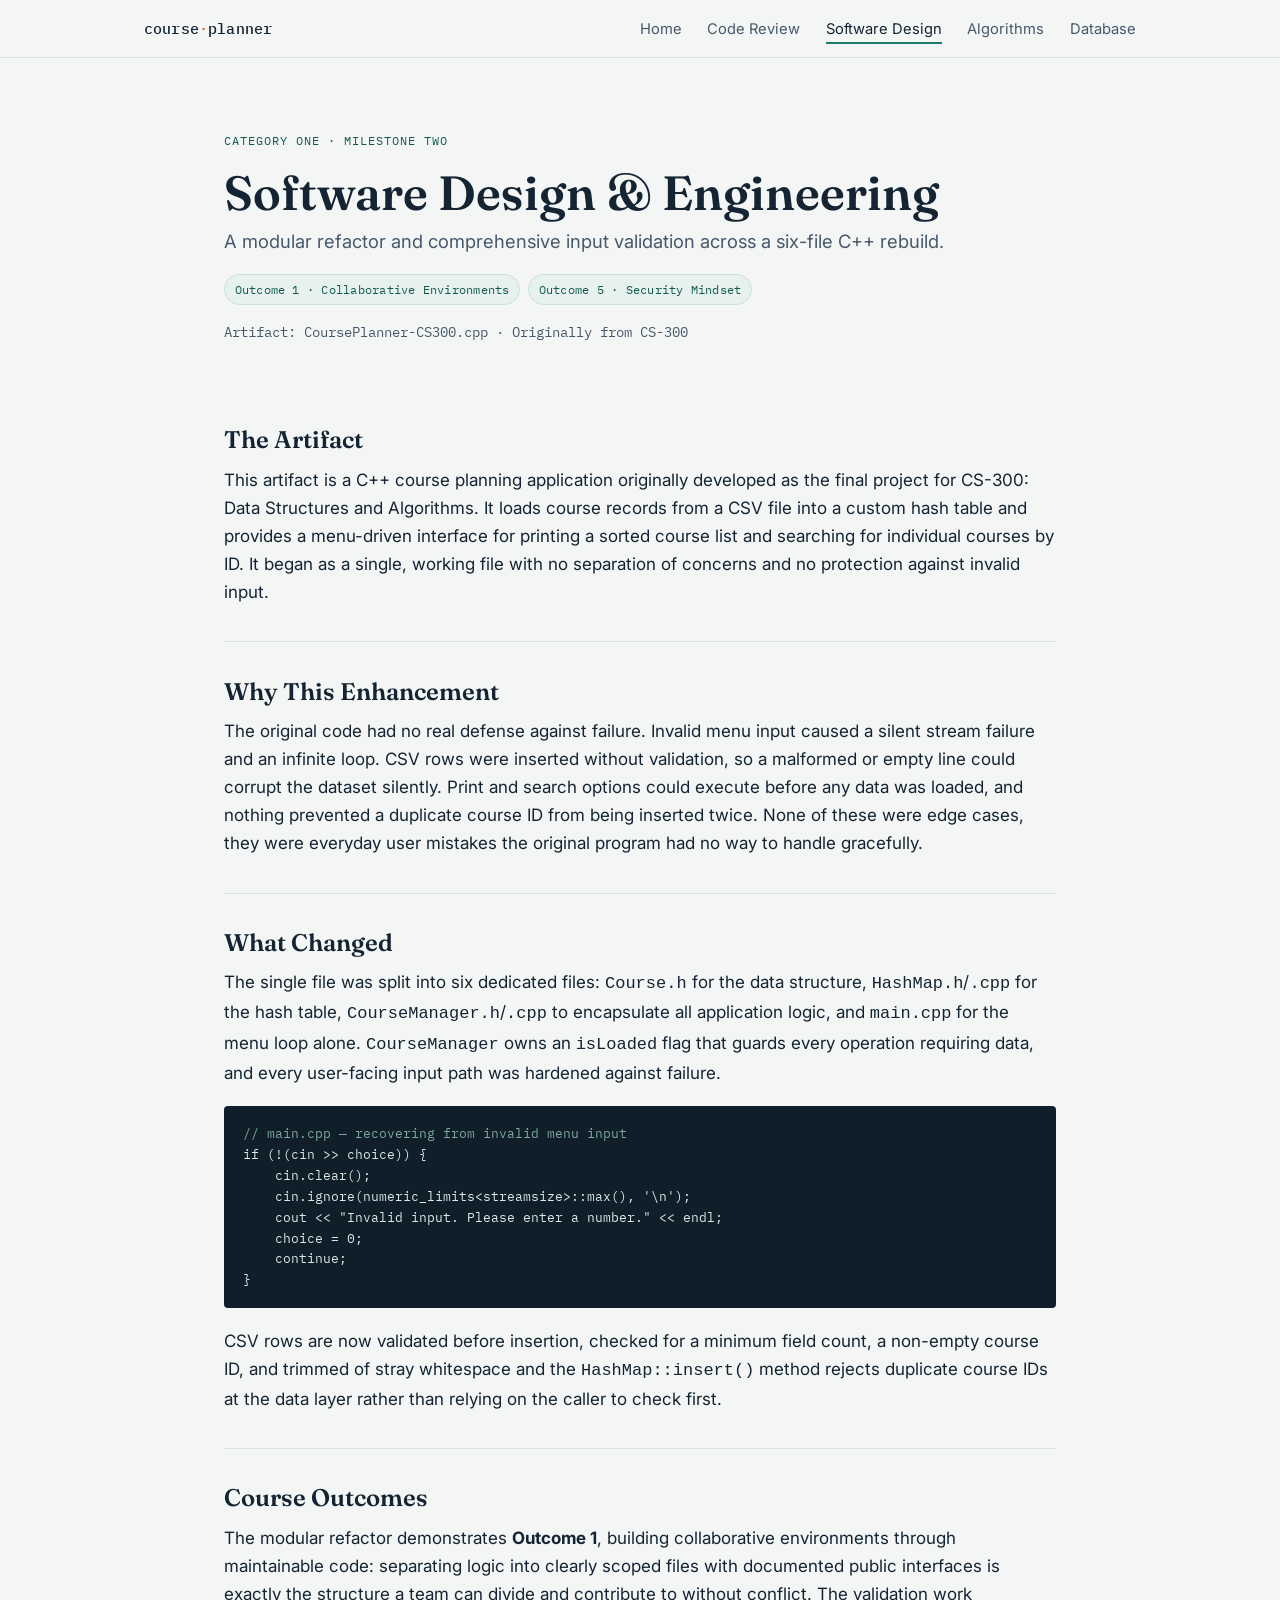
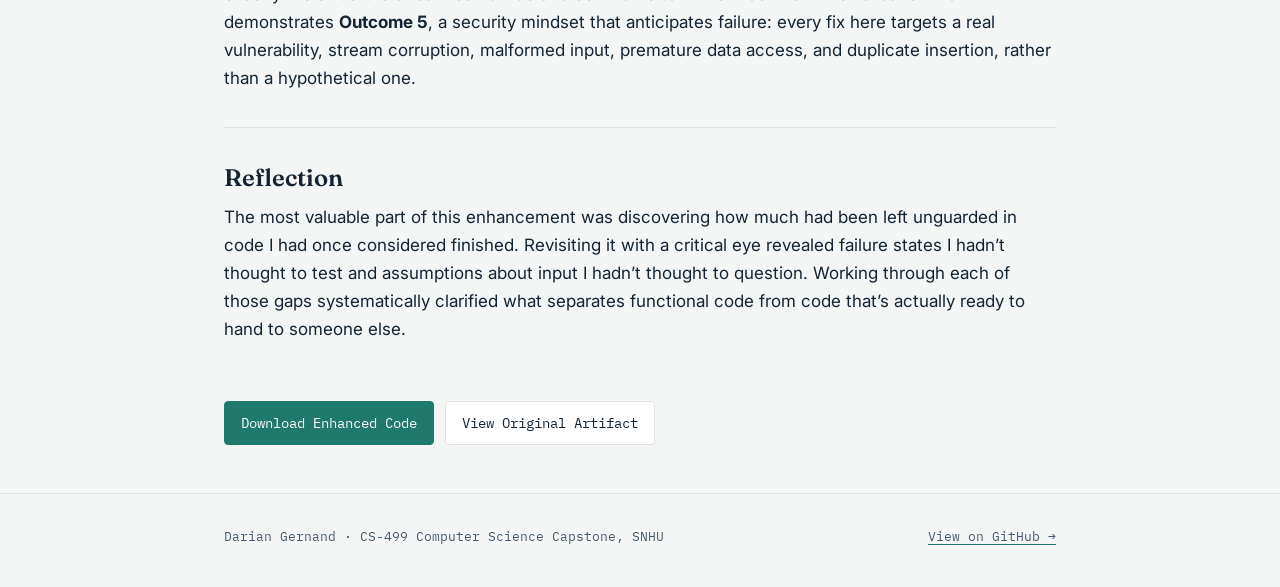
<file: enhancement-software.html>
<!DOCTYPE html>
<html lang="en">
<head>
<meta charset="UTF-8">
<meta name="viewport" content="width=device-width, initial-scale=1.0">
<title>Software Design &amp; Engineering — Darian Gernand ePortfolio</title>
<link rel="preconnect" href="https://fonts.googleapis.com">
<link href="https://fonts.googleapis.com/css2?family=Fraunces:opsz,wght@9..144,500;9..144,600&family=Inter:wght@400;500;600&family=IBM+Plex+Mono:wght@400;500&display=swap" rel="stylesheet">
<link rel="stylesheet" href="assets/css/style.css">
</head>
<body>

<nav class="site-nav">
  <div class="wrap">
    <a class="brand" href="index.html">course<span class="dot">·</span>planner</a>
    <button class="nav-toggle" aria-label="Toggle navigation"><span></span></button>
    <ul class="nav-links">
      <li><a href="index.html">Home</a></li>
      <li><a href="code-review.html">Code Review</a></li>
      <li><a href="enhancement-software.html" class="active">Software Design</a></li>
      <li><a href="enhancement-algorithms.html">Algorithms</a></li>
      <li><a href="enhancement-database.html">Database</a></li>
    </ul>
  </div>
</nav>

<header class="hero">
  <div class="wrap">
    <span class="eyebrow">Category One &middot; Milestone Two</span>
    <h1>Software Design &amp; Engineering</h1>
    <p class="subhead">A modular refactor and comprehensive input validation across a six-file C++ rebuild.</p>
    <div class="tag-row">
      <span class="outcome-tag">Outcome 1 &middot; Collaborative Environments</span>
      <span class="outcome-tag">Outcome 5 &middot; Security Mindset</span>
    </div>
    <p class="meta-line">Artifact: CoursePlanner-CS300.cpp &middot; Originally from CS-300</p>
  </div>
</header>

<main class="wrap">

  <section class="block">
    <h2>The Artifact</h2>
    <p>This artifact is a C++ course planning application originally developed as the final project for CS-300: Data Structures and Algorithms. It loads course records from a CSV file into a custom hash table and provides a menu-driven interface for printing a sorted course list and searching for individual courses by ID. It began as a single, working file with no separation of concerns and no protection against invalid input.</p>
  </section>

  <section class="block">
    <h2>Why This Enhancement</h2>
    <p>The original code had no real defense against failure. Invalid menu input caused a silent stream failure and an infinite loop. CSV rows were inserted without validation, so a malformed or empty line could corrupt the dataset silently. Print and search options could execute before any data was loaded, and nothing prevented a duplicate course ID from being inserted twice. None of these were edge cases, they were everyday user mistakes the original program had no way to handle gracefully.</p>
  </section>

  <section class="block">
    <h2>What Changed</h2>
    <p>The single file was split into six dedicated files: <code>Course.h</code> for the data structure, <code>HashMap.h</code>/<code>.cpp</code> for the hash table, <code>CourseManager.h</code>/<code>.cpp</code> to encapsulate all application logic, and <code>main.cpp</code> for the menu loop alone. <code>CourseManager</code> owns an <code>isLoaded</code> flag that guards every operation requiring data, and every user-facing input path was hardened against failure.</p>

    <pre class="code-block"><span class="c">// main.cpp — recovering from invalid menu input</span>
if (!(cin &gt;&gt; choice)) {
    cin.clear();
    cin.ignore(numeric_limits&lt;streamsize&gt;::max(), '\n');
    cout &lt;&lt; "Invalid input. Please enter a number." &lt;&lt; endl;
    choice = 0;
    continue;
}</pre>

    <p>CSV rows are now validated before insertion, checked for a minimum field count, a non-empty course ID, and trimmed of stray whitespace and the <code>HashMap::insert()</code> method rejects duplicate course IDs at the data layer rather than relying on the caller to check first.</p>
  </section>

  <section class="block">
    <h2>Course Outcomes</h2>
    <p>The modular refactor demonstrates <strong>Outcome 1</strong>, building collaborative environments through maintainable code: separating logic into clearly scoped files with documented public interfaces is exactly the structure a team can divide and contribute to without conflict. The validation work demonstrates <strong>Outcome 5</strong>, a security mindset that anticipates failure: every fix here targets a real vulnerability, stream corruption, malformed input, premature data access, and duplicate insertion, rather than a hypothetical one.</p>
  </section>

  <section class="block">
    <h2>Reflection</h2>
    <p>The most valuable part of this enhancement was discovering how much had been left unguarded in code I had once considered finished. Revisiting it with a critical eye revealed failure states I hadn&rsquo;t thought to test and assumptions about input I hadn&rsquo;t thought to question. Working through each of those gaps systematically clarified what separates functional code from code that&rsquo;s actually ready to hand to someone else.</p>
  </section>

  <div class="btn-row">
    <a class="btn primary" href="assets/files/CoursePlanner_Enhancement_One.zip">Download Enhanced Code</a>
    <a class="btn" href="assets/files/CoursePlanner-CS300_Original.cpp">View Original Artifact</a>
  </div>

</main>

<footer>
  <div class="wrap">
    <p>Darian Gernand &middot; CS-499 Computer Science Capstone, SNHU</p>
    <p><a href="https://github.com/" target="_blank" rel="noopener">View on GitHub &rarr;</a></p>
  </div>
</footer>

<script src="assets/js/main.js"></script>
</body>
</html>
</file>
<file: assets/css/style.css>
/* ==========================================================================
   Design Tokens
   ========================================================================== */
:root {
  /* Color */
  --ink:        #142433;   /* primary text / headings */
  --ink-soft:   #46586B;   /* secondary text */
  --paper:      #F4F6F5;   /* page background */
  --surface:    #FFFFFF;   /* card background */
  --teal:       #1F7A6C;   /* primary accent */
  --teal-deep:  #145A50;   /* hover / pressed */
  --coral:      #E0653A;   /* secondary accent, used sparingly */
  --line:       #DCE3E0;   /* hairline borders */
  --code-bg:    #0F1E29;   /* code block surface */
  --code-text:  #DCE9E6;

  /* Type */
  --font-display: "Fraunces", "Iowan Old Style", Georgia, serif;
  --font-body: "Inter", -apple-system, BlinkMacSystemFont, "Segoe UI", sans-serif;
  --font-mono: "IBM Plex Mono", "SFMono-Regular", Consolas, monospace;

  /* Layout */
  --maxw: 880px;
  --radius: 4px;
}

* { box-sizing: border-box; }

html { scroll-behavior: smooth; }

@media (prefers-reduced-motion: reduce) {
  html { scroll-behavior: auto; }
  * { animation-duration: 0.01ms !important; transition-duration: 0.01ms !important; }
}

body {
  margin: 0;
  font-family: var(--font-body);
  color: var(--ink);
  background: var(--paper);
  line-height: 1.65;
  font-size: 17px;
}

h1, h2, h3 {
  font-family: var(--font-display);
  color: var(--ink);
  line-height: 1.15;
  margin: 0;
}

h1 { font-size: clamp(2.1rem, 4vw, 3rem); font-weight: 600; }
h2 { font-size: 1.5rem; font-weight: 600; margin-bottom: 0.75rem; }
h3 { font-size: 1.1rem; font-weight: 600; }

p { margin: 0 0 1.1rem 0; color: var(--ink); }
p:last-child { margin-bottom: 0; }

a { color: var(--teal-deep); text-decoration-color: var(--teal); text-underline-offset: 3px; }
a:hover { color: var(--coral); }

.eyebrow {
  font-family: var(--font-mono);
  font-size: 0.78rem;
  letter-spacing: 0.08em;
  text-transform: uppercase;
  color: var(--teal-deep);
  display: block;
  margin-bottom: 0.9rem;
}

/* ==========================================================================
   Layout shells
   ========================================================================== */
.wrap { max-width: var(--maxw); margin: 0 auto; padding: 0 1.5rem; }

/* ==========================================================================
   Nav
   ========================================================================== */
.site-nav {
  position: sticky;
  top: 0;
  z-index: 50;
  background: rgba(244, 246, 245, 0.92);
  backdrop-filter: saturate(140%) blur(8px);
  border-bottom: 1px solid var(--line);
}

.site-nav .wrap {
  max-width: 1040px;
  display: flex;
  align-items: center;
  justify-content: space-between;
  padding-top: 0.9rem;
  padding-bottom: 0.9rem;
}

.brand {
  font-family: var(--font-mono);
  font-weight: 500;
  font-size: 0.95rem;
  color: var(--ink);
  text-decoration: none;
  letter-spacing: 0.01em;
}
.brand:hover { color: var(--teal-deep); }
.brand .dot { color: var(--coral); }

.nav-links {
  display: flex;
  gap: 1.6rem;
  list-style: none;
  margin: 0;
  padding: 0;
}

.nav-links a {
  font-size: 0.92rem;
  color: var(--ink-soft);
  text-decoration: none;
  border-bottom: 2px solid transparent;
  padding-bottom: 4px;
}
.nav-links a:hover,
.nav-links a.active {
  color: var(--ink);
  border-bottom-color: var(--teal);
}

.nav-toggle { display: none; }

@media (max-width: 720px) {
  .nav-links {
    position: fixed;
    inset: 56px 0 auto 0;
    background: var(--surface);
    flex-direction: column;
    gap: 0;
    border-bottom: 1px solid var(--line);
    transform: translateY(-110%);
    transition: transform 0.25s ease;
  }
  .nav-links.open { transform: translateY(0); }
  .nav-links li { border-bottom: 1px solid var(--line); }
  .nav-links a { display: block; padding: 0.9rem 1.5rem; border-bottom: none; }
  .nav-links a.active { background: var(--paper); }

  .nav-toggle {
    display: block;
    background: none;
    border: 1px solid var(--line);
    border-radius: var(--radius);
    width: 36px;
    height: 32px;
    position: relative;
    cursor: pointer;
  }
  .nav-toggle span,
  .nav-toggle span::before,
  .nav-toggle span::after {
    content: "";
    position: absolute;
    left: 8px; right: 8px;
    height: 2px;
    background: var(--ink);
  }
  .nav-toggle span { top: 15px; }
  .nav-toggle span::before { top: -6px; }
  .nav-toggle span::after { top: 6px; }
}

/* ==========================================================================
   Hero
   ========================================================================== */
.hero {
  padding: 4.5rem 0 3rem;
  animation: rise 0.6s ease both;
}

@keyframes rise {
  from { opacity: 0; transform: translateY(10px); }
  to   { opacity: 1; transform: translateY(0); }
}

.hero h1 { margin-bottom: 0.4rem; }
.hero .subhead {
  font-size: 1.15rem;
  color: var(--ink-soft);
  margin-bottom: 0;
}

.tag-row {
  display: flex;
  flex-wrap: wrap;
  gap: 0.5rem;
  margin-top: 1.1rem;
}

.outcome-tag {
  font-family: var(--font-mono);
  font-size: 0.74rem;
  letter-spacing: 0.02em;
  color: var(--teal-deep);
  background: #E7F1EE;
  border: 1px solid #C9DFD8;
  padding: 0.28rem 0.6rem;
  border-radius: 999px;
}

.meta-line {
  font-family: var(--font-mono);
  font-size: 0.85rem;
  color: var(--ink-soft);
  margin-top: 1rem;
}

/* ==========================================================================
   Sections / prose
   ========================================================================== */
section.block {
  padding: 2.2rem 0;
  border-top: 1px solid var(--line);
}
section.block:first-of-type { border-top: none; }

.topic-label {
  font-family: var(--font-mono);
  font-size: 0.78rem;
  color: var(--coral);
  text-transform: uppercase;
  letter-spacing: 0.06em;
  display: block;
  margin-bottom: 0.35rem;
}

/* ==========================================================================
   Hash bucket signature visual (homepage)
   ========================================================================== */
.bucket-viz {
  margin: 2.2rem 0 0.6rem;
  background: var(--surface);
  border: 1px solid var(--line);
  border-radius: var(--radius);
  padding: 1.6rem 1.4rem 1.2rem;
}
.bucket-viz svg { width: 100%; height: auto; display: block; }
.bucket-viz figcaption {
  font-family: var(--font-mono);
  font-size: 0.78rem;
  color: var(--ink-soft);
  margin-top: 0.9rem;
  text-align: center;
}

/* ==========================================================================
   Cards (artifact links on homepage)
   ========================================================================== */
.card-grid {
  display: grid;
  grid-template-columns: repeat(3, 1fr);
  gap: 1rem;
  margin-top: 1.2rem;
}
@media (max-width: 720px) {
  .card-grid { grid-template-columns: 1fr; }
}

.card {
  display: block;
  background: var(--surface);
  border: 1px solid var(--line);
  border-radius: var(--radius);
  padding: 1.3rem 1.2rem;
  text-decoration: none;
  transition: transform 0.18s ease, border-color 0.18s ease, box-shadow 0.18s ease;
}
.card:hover {
  transform: translateY(-3px);
  border-color: var(--teal);
  box-shadow: 0 10px 24px rgba(20, 36, 51, 0.08);
}
.card .topic-label { margin-bottom: 0.6rem; }
.card h3 { color: var(--ink); margin-bottom: 0.4rem; }
.card p { color: var(--ink-soft); font-size: 0.93rem; margin-bottom: 0; }

/* ==========================================================================
   Code blocks
   ========================================================================== */
pre.code-block {
  background: var(--code-bg);
  color: var(--code-text);
  font-family: var(--font-mono);
  font-size: 0.84rem;
  line-height: 1.55;
  padding: 1.1rem 1.2rem;
  border-radius: var(--radius);
  overflow-x: auto;
  margin: 1.2rem 0;
}
pre.code-block .c { color: #7FA89E; } /* comment tint */

/* ==========================================================================
   Buttons
   ========================================================================== */
.btn-row { display: flex; flex-wrap: wrap; gap: 0.7rem; margin-top: 1.4rem; }

.btn {
  display: inline-flex;
  align-items: center;
  gap: 0.4rem;
  font-family: var(--font-mono);
  font-size: 0.85rem;
  text-decoration: none;
  padding: 0.6rem 1rem;
  border-radius: var(--radius);
  border: 1px solid var(--line);
  color: var(--ink);
  background: var(--surface);
}
.btn:hover { border-color: var(--teal); color: var(--teal-deep); }

.btn.primary {
  background: var(--teal);
  border-color: var(--teal);
  color: #fff;
}
.btn.primary:hover { background: var(--teal-deep); border-color: var(--teal-deep); color: #fff; }

/* ==========================================================================
   Checklist findings list (code review page)
   ========================================================================== */
.finding-list { margin: 0; padding: 0; list-style: none; }
.finding-list li {
  padding: 0.75rem 0;
  border-top: 1px solid var(--line);
  display: grid;
  grid-template-columns: 110px 1fr;
  gap: 1rem;
}
.finding-list li:first-child { border-top: none; }
.finding-list .label {
  font-family: var(--font-mono);
  font-size: 0.78rem;
  color: var(--coral);
  text-transform: uppercase;
  letter-spacing: 0.04em;
  padding-top: 0.1rem;
}
@media (max-width: 600px) {
  .finding-list li { grid-template-columns: 1fr; gap: 0.3rem; }
}

/* ==========================================================================
   Video embed
   ========================================================================== */
.video-frame {
  position: relative;
  width: 100%;
  padding-top: 56.25%;
  background: var(--code-bg);
  border-radius: var(--radius);
  overflow: hidden;
  margin: 1.4rem 0;
}
.video-frame iframe {
  position: absolute; inset: 0; width: 100%; height: 100%; border: 0;
}

/* ==========================================================================
   Footer
   ========================================================================== */
footer {
  margin-top: 3rem;
  border-top: 1px solid var(--line);
  padding: 2rem 0 3rem;
}
footer .wrap {
  display: flex;
  justify-content: space-between;
  align-items: center;
  flex-wrap: wrap;
  gap: 0.6rem;
}
footer p {
  font-family: var(--font-mono);
  font-size: 0.8rem;
  color: var(--ink-soft);
  margin: 0;
}
footer a { color: var(--ink-soft); }
footer a:hover { color: var(--teal-deep); }
</file>
